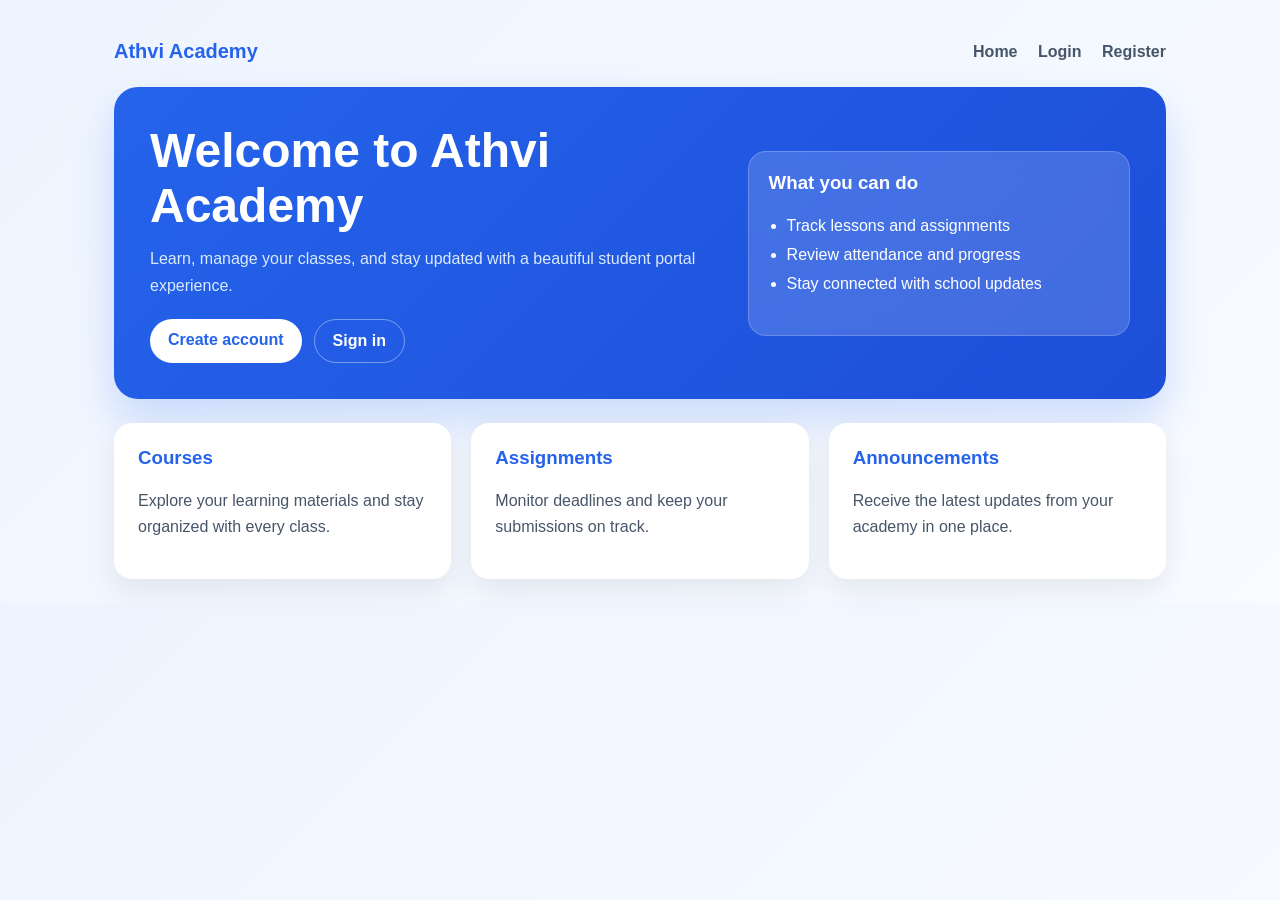
<file: index.html>
<!DOCTYPE html>
<html lang="en">
<head>
  <meta charset="UTF-8" />
  <meta name="viewport" content="width=device-width, initial-scale=1.0" />
  <title>Athvi Academy</title>
  <style>
    :root {
      color-scheme: light;
      --bg: #f4f7ff;
      --card: #ffffff;
      --text: #0f172a;
      --muted: #475569;
      --primary: #2563eb;
      --accent: #1d4ed8;
    }

    * { box-sizing: border-box; }
    body {
      margin: 0;
      font-family: Arial, Helvetica, sans-serif;
      background: linear-gradient(135deg, #eef4ff, #f8fbff);
      color: var(--text);
    }

    .container {
      max-width: 1100px;
      margin: 0 auto;
      padding: 24px;
    }

    .nav {
      display: flex;
      justify-content: space-between;
      align-items: center;
      padding: 16px 0 24px;
    }

    .brand {
      font-size: 1.25rem;
      font-weight: 700;
      color: var(--primary);
      text-decoration: none;
    }

    .nav-links a {
      margin-left: 16px;
      text-decoration: none;
      color: var(--muted);
      font-weight: 600;
    }

    .hero {
      display: grid;
      grid-template-columns: 1.2fr 0.8fr;
      gap: 24px;
      align-items: center;
      background: linear-gradient(135deg, var(--primary), var(--accent));
      color: white;
      border-radius: 24px;
      padding: 36px;
      box-shadow: 0 20px 40px rgba(37, 99, 235, 0.2);
    }

    .hero h1 {
      font-size: clamp(2rem, 4vw, 3rem);
      margin: 0 0 12px;
    }

    .hero p {
      margin: 0 0 20px;
      line-height: 1.7;
      color: #dbeafe;
    }

    .btn-row {
      display: flex;
      gap: 12px;
      flex-wrap: wrap;
    }

    .btn {
      display: inline-block;
      padding: 12px 18px;
      border-radius: 999px;
      text-decoration: none;
      font-weight: 700;
    }

    .btn-primary {
      background: white;
      color: var(--primary);
    }

    .btn-secondary {
      border: 1px solid rgba(255,255,255,0.4);
      color: white;
    }

    .hero-card {
      background: rgba(255,255,255,0.16);
      border: 1px solid rgba(255,255,255,0.2);
      border-radius: 18px;
      padding: 20px;
      backdrop-filter: blur(8px);
    }

    .hero-card h3 { margin-top: 0; }
    .hero-card ul { padding-left: 18px; line-height: 1.8; }

    .grid {
      display: grid;
      grid-template-columns: repeat(3, 1fr);
      gap: 20px;
      margin-top: 24px;
    }

    .card {
      background: var(--card);
      border-radius: 18px;
      padding: 24px;
      box-shadow: 0 12px 30px rgba(15, 23, 42, 0.08);
    }

    .card h3 { color: var(--primary); margin-top: 0; }
    .card p { color: var(--muted); line-height: 1.6; }

    @media (max-width: 800px) {
      .hero { grid-template-columns: 1fr; }
      .grid { grid-template-columns: 1fr; }
    }
  </style>
</head>
<body>
  <div class="container">
    <nav class="nav">
      <a class="brand" href="#">Athvi Academy</a>
      <div class="nav-links">
        <a href="#">Home</a>
        <a href="login.html">Login</a>
        <a href="register.html">Register</a>
      </div>
    </nav>

    <section class="hero">
      <div>
        <h1>Welcome to Athvi Academy</h1>
        <p>Learn, manage your classes, and stay updated with a beautiful student portal experience.</p>
        <div class="btn-row">
          <a class="btn btn-primary" href="register.html">Create account</a>
          <a class="btn btn-secondary" href="login.html">Sign in</a>
        </div>
      </div>
      <div class="hero-card">
        <h3>What you can do</h3>
        <ul>
          <li>Track lessons and assignments</li>
          <li>Review attendance and progress</li>
          <li>Stay connected with school updates</li>
        </ul>
      </div>
    </section>

    <section class="grid">
      <div class="card">
        <h3>Courses</h3>
        <p>Explore your learning materials and stay organized with every class.</p>
      </div>
      <div class="card">
        <h3>Assignments</h3>
        <p>Monitor deadlines and keep your submissions on track.</p>
      </div>
      <div class="card">
        <h3>Announcements</h3>
        <p>Receive the latest updates from your academy in one place.</p>
      </div>
    </section>
  </div>
</body>
</html>
</file>
